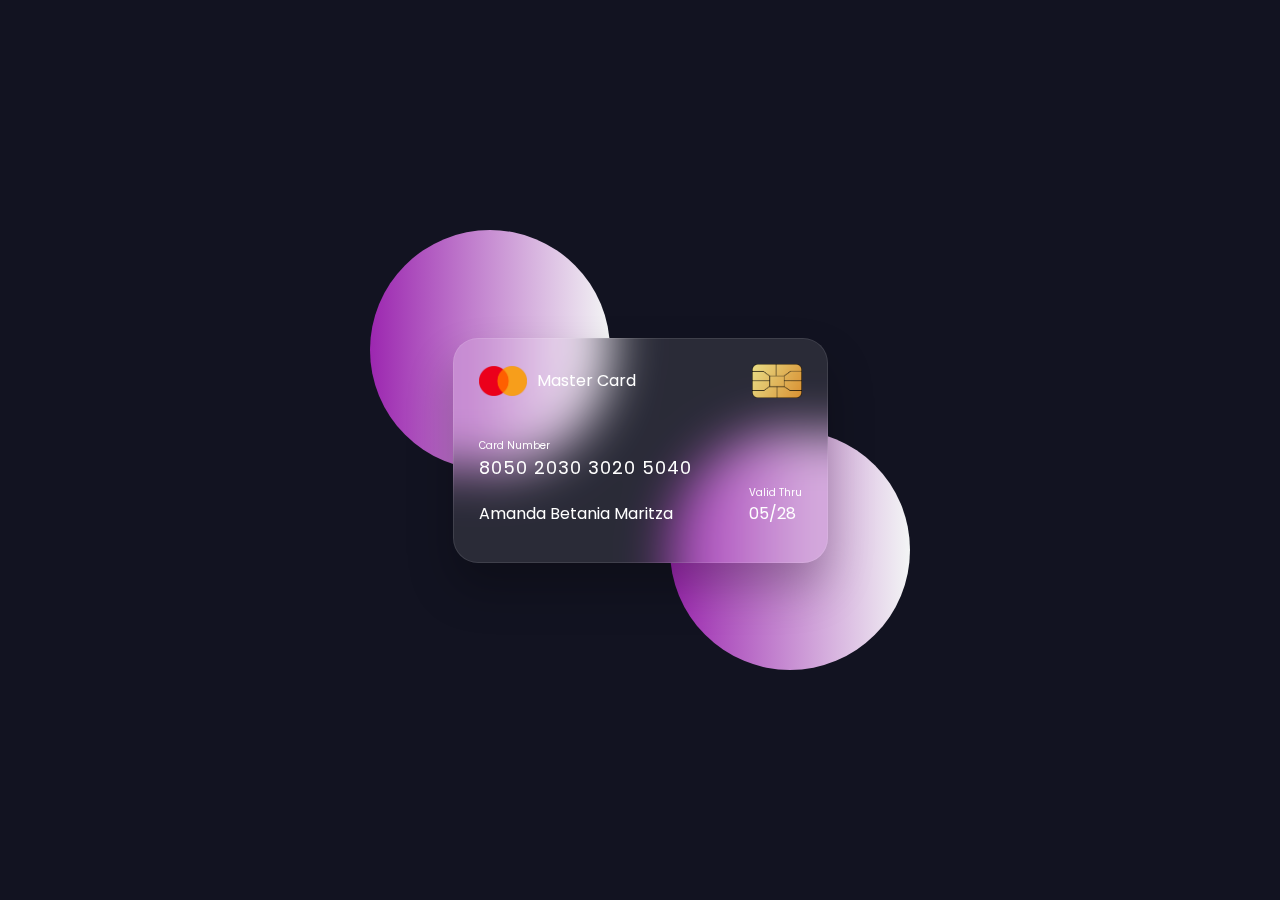
<file: Flipping-Card/index.html>
<!DOCTYPE html>
<html lang="en">
<head>
    <meta charset="UTF-8">
    <meta name="viewport" content="width=device-width, initial-scale=1.0">
    <title>Flipping Card</title>

    <!--CSS-->
    <link rel="stylesheet" href="style.css">
</head>
<body>
    <section>
        <div class="container">
            <div class="card front-face">
                <header>
                    <span class="logo">
                        <img src="images/logo.png" alt="Logo">
                        <h5>Master Card</h5>
                    </span>
                    <img src="images/chip.png" alt="Chip" class="chip">
                </header>

                <div class="card-details">
                    <div class="name-number">
                        <h6>Card Number</h6>
                        <h5 class="number">8050 2030 3020 5040</h5>
                        <h5 class="name">Amanda Betania Maritza</h5>
                    </div>

                    <div class="valid-date">
                        <h6>Valid Thru</h6>
                        <h5>05/28</h5>
                    </div>
                </div>
            </div>

            <div class="card back-face">
                <h6>
                    For customer service call 1-800-555-1234 or email at
                    mastercard@gmail.com
                </h6>
                <span class="magnetic-strip"></span>
                <div class="signature"><i>005</i></div>
                <h5>
                    Lorem ipsum dolor sit, amet consectetur adipisicing elit. Quae provident, praesentium iusto perferendis repellendus, at consequuntur sit asperiores incidunt. Quibusdam nulla laboriosam labore facilis omnis. Tenetur, fuga.
                </h5>
            </div>
        </div>
    </section>
</body>
</html>
</file>
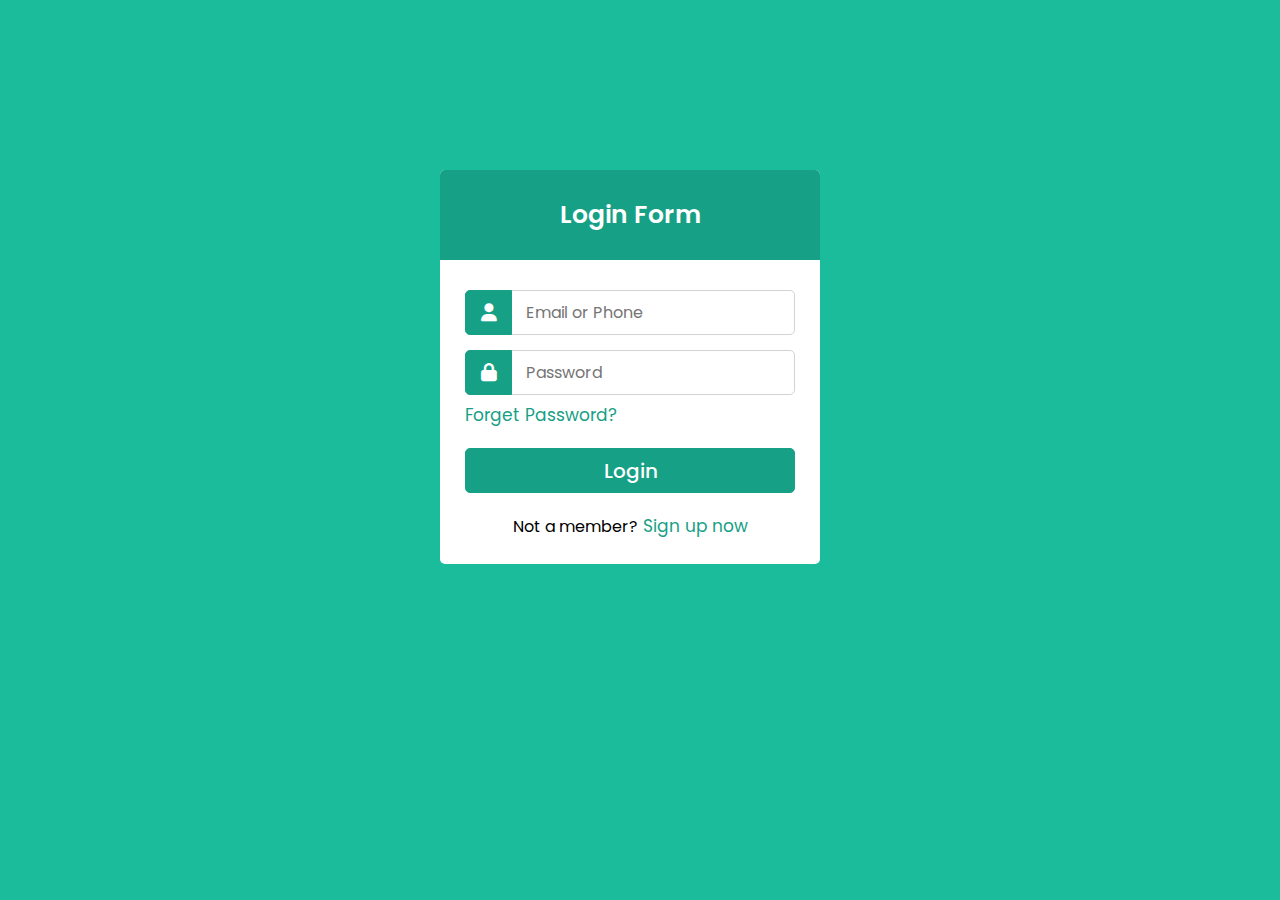
<file: Login-Form/index.html>
<!DOCTYPE html>
<html lang="en">
<head>
    <meta charset="UTF-8">
    <meta name="viewport" content="width=device-width, initial-scale=1.0">
    <title>Login Form</title>

    <link rel="stylesheet" href="style.css">
    <link rel="stylesheet" href="https://cdnjs.cloudflare.com/ajax/libs/font-awesome/6.5.1/css/all.min.css">
</head>
<body>
    <div class="container">
        <div class="wrapper">
            <div class="title"><span>Login Form</span></div>
            <form action="#">
                <div class="row">
                    <i class="fas fa-user"></i>
                    <input type="text" placeholder="Email or Phone" required>
                </div>
                <div class="row">
                    <i class="fas fa-lock"></i>
                    <input type="password" placeholder="Password" required>
                </div>
                <div class="pass"><a href="#">Forget Password?</a></div>
                <div class="row button">
                    <input type="submit" value="Login">
                </div>
                <div class="signup-link">Not a member?<a href="#"> Sign up now</a></div>
            </form>
        </div>
    </div>
</body>
</html>
</file>
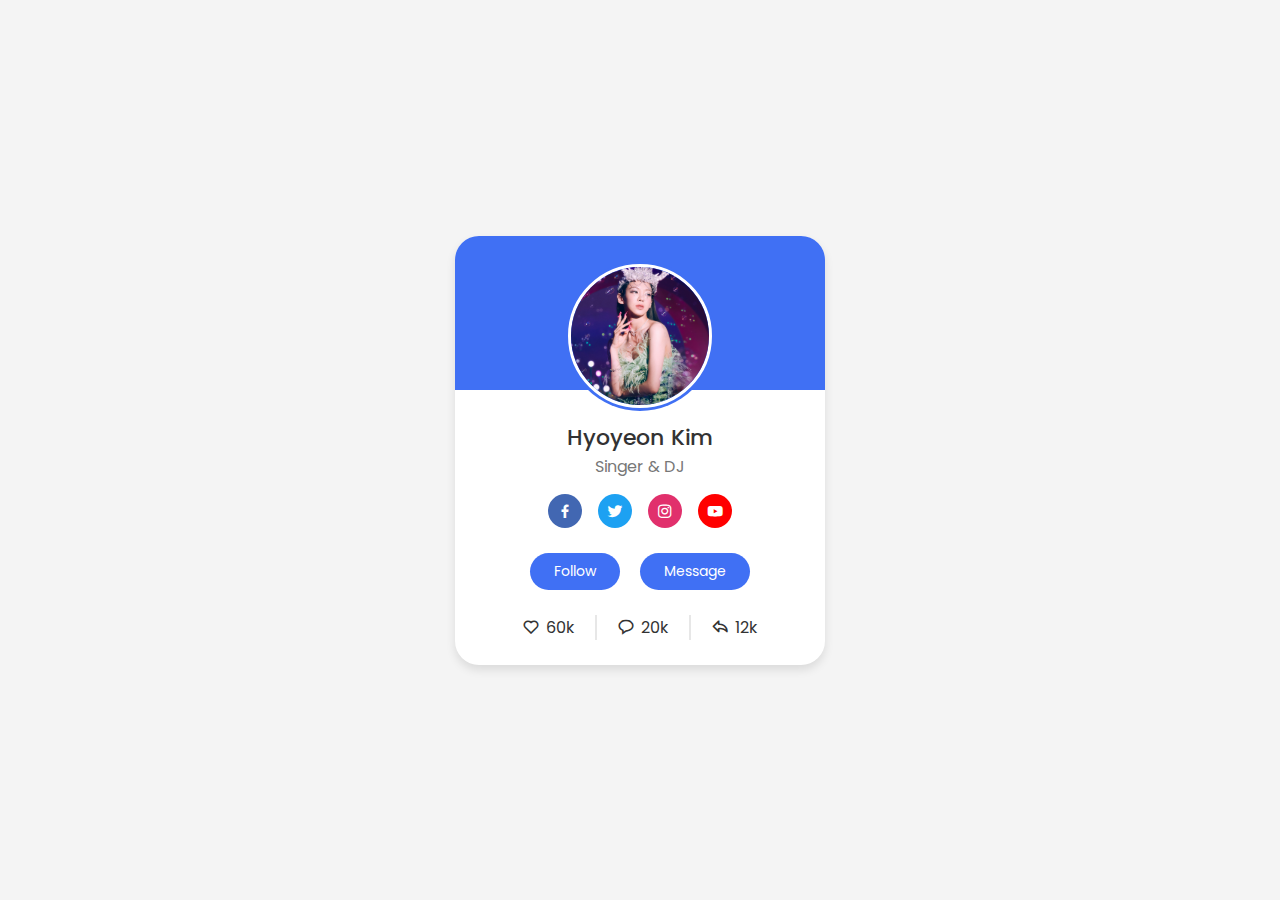
<file: Profile-Card/index.html>
<!DOCTYPE html>
<html lang="en">
<head>
    <meta charset="UTF-8">
    <meta name="viewport" content="width=device-width, initial-scale=1.0">
    <title>Profile Card</title>

    <!--CSS-->
    <link rel="stylesheet" href="style.css">

    <!--Boxicon CSS-->
    <link href='https://unpkg.com/boxicons@2.1.4/css/boxicons.min.css' rel='stylesheet'>
</head>
<body>
    <div class="profile-card">
        <div class="image">
            <img src="profile.jpg" alt="" class="profile-img">
        </div>

        <div class="text-data">
            <span class="name">Hyoyeon Kim</span>
            <span class="job">Singer & DJ</span>
        </div>

        <div class="media-buttons">
            <a href="https://www.facebook.com/" style="background: #4267b2;" class="link">
                <i class='bx bxl-facebook'></i>
            </a>
            <a href="https://www.twitter.com/" style="background: #1da1f2;" class="link">
                <i class='bx bxl-twitter'></i>
            </a>
            <a href="https://www.instagram.com/" style="background: #e1306c;" class="link">
                <i class='bx bxl-instagram'></i>
            </a>
            <a href="https://www.youtube.com/" style="background: #ff0000;" class="link">
                <i class='bx bxl-youtube'></i>
            </a>
        </div>

        <div class="buttons">
            <button class="button">Follow</button>
            <button class="button">Message</button>
        </div>

        <div class="analytics">
            <div class="data">
                <i class='bx bx-heart'></i>
                <span class="number">60k</span>
            </div>
            <div class="data">
                <i class='bx bx-message-rounded'></i>
                <span class="number">20k</span>
            </div>
            <div class="data">
                <i class='bx bx-share'></i>
                <span class="number">12k</span>
            </div>
        </div>
    </div>
</body>
</html>
</file>
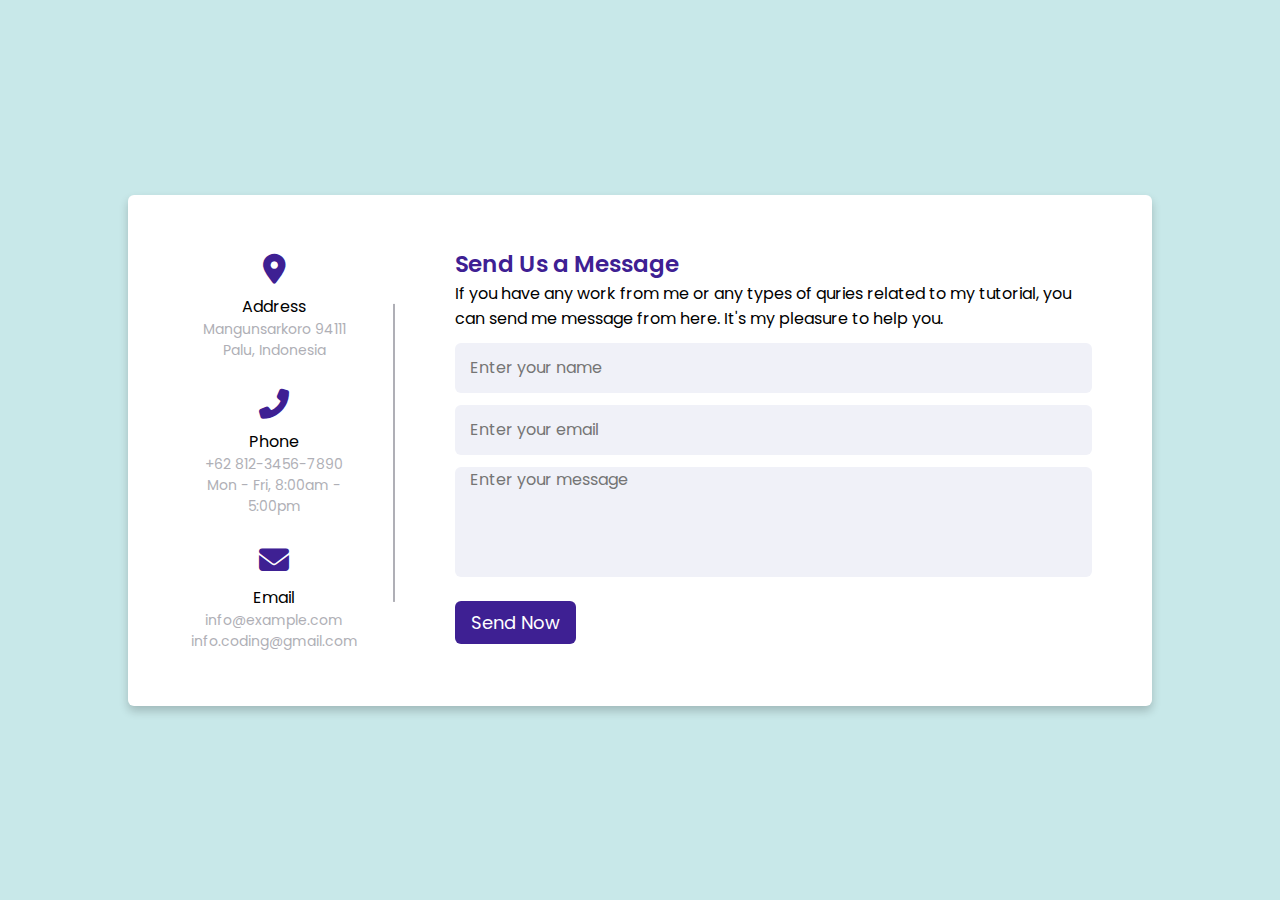
<file: Responsive-Contact-Us/index.html>
<!DOCTYPE html>
<html lang="en">
<head>
    <meta charset="UTF-8">
    <meta name="viewport" content="width=device-width, initial-scale=1.0">
    <title>Document</title>

    <link rel="stylesheet" href="style.css">
    <link rel="stylesheet" href="https://cdnjs.cloudflare.com/ajax/libs/font-awesome/6.5.1/css/all.min.css">
</head>
<body>
    <div class="container">
        <div class="content">
            <div class="left-side">
                <div class="address details">
                    <i class="fas fa-map-marker-alt"></i>
                    <div class="topic">Address</div>
                    <div class="text-one">Mangunsarkoro 94111</div>
                    <div class="text-two">Palu, Indonesia</div>
                </div>
                <div class="phone details">
                    <i class="fas fa-phone-alt"></i>
                    <div class="topic">Phone</div>
                    <div class="text-one">+62 812-3456-7890</div>
                    <div class="text-two">Mon - Fri, 8:00am - 5:00pm</div>
                </div>
                <div class="email details">
                    <i class="fas fa-envelope"></i>
                    <div class="topic">Email</div>
                    <div class="text-one">info@example.com</div>
                    <div class="text-two">info.coding@gmail.com</div>
                </div>
            </div>
            <div class="right-side">
                <div class="topic-text">Send Us a Message</div>
                <p>If you have any work from me or any types of quries related to my tutorial, you can send me message from here. It's my pleasure to help you.</p>
                <form action="#">
                    <div class="input-box">
                        <input type="text" placeholder="Enter your name">
                    </div>
                    <div class="input-box">
                        <input type="email" placeholder="Enter your email">
                    </div>
                    <div class="input-box message-box">
                        <textarea placeholder="Enter your message"></textarea>
                    </div>
                    <div class="button">
                        <input type="button" value="Send Now">
                    </div>
                </form>
            </div>
        </div>
    </div>
</body>
</html>
</file>
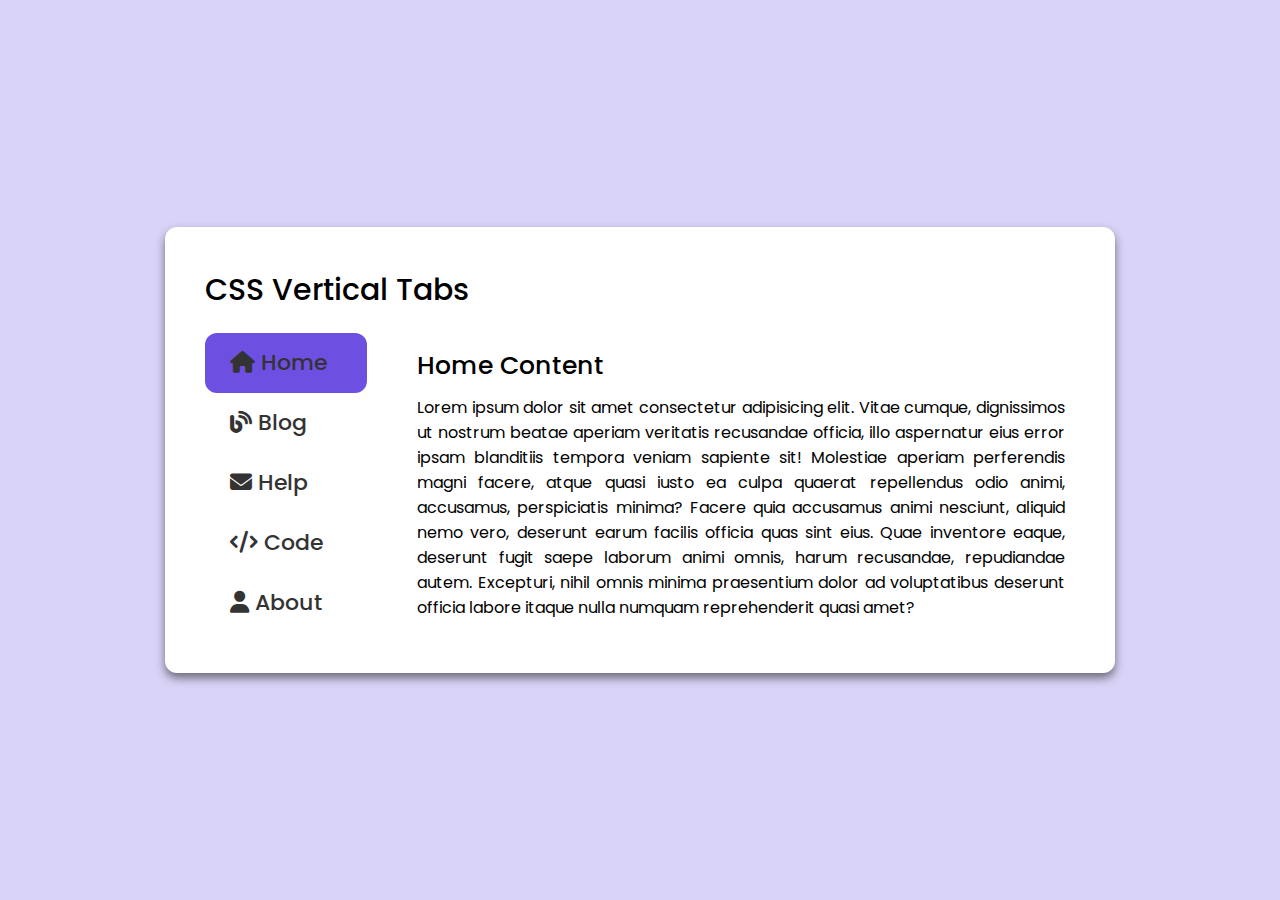
<file: Vertical-Tabs/index.html>
<!DOCTYPE html>
<html lang="en">
<head>
    <meta charset="UTF-8">
    <meta name="viewport" content="width=device-width, initial-scale=1.0">
    <title>Vertical Tabs</title>

    <link rel="stylesheet" href="style.css">
    <link rel="stylesheet" href="https://cdnjs.cloudflare.com/ajax/libs/font-awesome/6.5.1/css/all.min.css">
</head>
<body>
    <div class="container">
        <div class="main-title">CSS Vertical Tabs</div>
        <div class="content">
            <input type="radio" name="indicator" id="home">
            <input type="radio" name="indicator" id="blog">
            <input type="radio" name="indicator" id="help">
            <input type="radio" name="indicator" id="code">
            <input type="radio" name="indicator" id="about">
            <div class="list">
                <label for="home" class="home" checked>
                    <i class="fas fa-home"></i>
                    <span class="topic">Home</span>
                </label>
                <label for="blog" class="blog">
                    <i class="fas fa-blog"></i>
                    <span class="topic">Blog</span>
                </label>
                <label for="help" class="help">
                    <i class="fas fa-envelope"></i>
                    <span class="topic">Help</span>
                </label>
                <label for="code" class="code">
                    <i class="fas fa-code"></i>
                    <span class="topic">Code</span>
                </label>
                <label for="about" class="about">
                    <i class="fas fa-user"></i>
                    <span class="topic">About</span>
                </label>
                <div class="indicator"></div>
            </div>
            <div class="text-content">
                <div class="home text">
                    <div class="title">Home Content</div>
                    <p>Lorem ipsum dolor sit amet consectetur adipisicing elit. Vitae cumque, dignissimos ut nostrum beatae aperiam veritatis recusandae officia, illo aspernatur eius error ipsam blanditiis tempora veniam sapiente sit! Molestiae aperiam perferendis magni facere, atque quasi iusto ea culpa quaerat repellendus odio animi, accusamus, perspiciatis minima? Facere quia accusamus animi nesciunt, aliquid nemo vero, deserunt earum facilis officia quas sint eius. Quae inventore eaque, deserunt fugit saepe laborum animi omnis, harum recusandae, repudiandae autem. Excepturi, nihil omnis minima praesentium dolor ad voluptatibus deserunt officia labore itaque nulla numquam reprehenderit quasi amet?</p>
                </div>
                <div class="blog text">
                    <div class="title">Blog Content</div>
                    <p>Lorem ipsum dolor sit amet consectetur adipisicing elit. Harum vitae unde sapiente neque id doloribus dolores quam quasi placeat at sint explicabo nihil consequuntur, eius impedit veritatis sit, architecto delectus eligendi error ex recusandae reprehenderit! Nostrum minima quo vero culpa error dolorem commodi voluptas accusantium asperiores harum, eveniet mollitia placeat reprehenderit doloremque inventore ullam repellendus assumenda adipisci! Impedit maxime perferendis facere exercitationem hic dolore! Tenetur voluptatibus dignissimos eius distinctio neque laborum minus perferendis ullam, consequatur nesciunt tempore! Nostrum laborum recusandae ut laudantium omnis quos adipisci.</p>
                </div>
                <div class="help text">
                    <div class="title">Help Content</div>
                    <p>Lorem, ipsum dolor sit amet consectetur adipisicing elit. Dolores, fugiat fugit maxime libero provident tenetur cum ab ea beatae inventore sint recusandae explicabo porro omnis pariatur possimus temporibus enim autem quae quaerat quibusdam harum consequatur aspernatur quisquam. Voluptatibus, repudiandae! Magni placeat porro deleniti unde natus sit omnis! Laborum itaque suscipit repellat sint a id deleniti est consectetur. Tenetur animi ab, ipsum numquam obcaecati rem dolores hic vitae ratione tempore. Porro minima eos eum sapiente, harum deserunt a voluptatem ex doloribus amet suscipit expedita culpa cumque sit eligendi.</p>
                </div>
                <div class="code text">
                    <div class="title">Code Content</div>
                    <p>Lorem ipsum dolor sit amet consectetur adipisicing elit. Dolorum consequatur alias eius magni molestiae est molestias et optio amet, animi voluptatem sequi impedit minus explicabo perferendis. Voluptatum quae, saepe quas vel magni officia reprehenderit labore aspernatur itaque voluptate consequatur commodi dolores cum velit nesciunt facere non eius alias provident necessitatibus earum dolor et mollitia! Ullam harum, rerum animi unde quo quidem earum dicta non similique autem perferendis ratione nisi exercitationem in eaque dolorum repellendus? Cupiditate, non. Magni repellendus velit ducimus sint, itaque molestiae aperiam et nam quod natus vel.</p>
                </div>
                <div class="about text">
                    <div class="title">About Content</div>
                    <p>Lorem ipsum dolor sit amet consectetur, adipisicing elit. Blanditiis, assumenda et officia quia magni facilis alias beatae repudiandae distinctio, autem, fugit odio. Hic inventore exercitationem nisi asperiores molestiae odio sapiente deserunt eos nihil pariatur facere adipisci alias doloremque ratione repellat maxime, quas repellendus blanditiis corrupti? Corporis reprehenderit soluta molestias aperiam delectus est explicabo fugit ratione, recusandae, rerum eaque veritatis nisi consequuntur, esse reiciendis cumque optio omnis nulla eius debitis. Beatae eaque sapiente enim voluptatibus minus hic, repellendus dolores nulla dicta maiores? Est velit doloribus amet repellendus praesentium quasi!</p>
                </div>
            </div>
        </div>
    </div>
</body>
</html>
</file>
<file: Flipping-Card/style.css>
@import url("https://fonts.googleapis.com/css2?family=Poppins:wght@300;400;500;600&display=swap");

*{
    margin: 0;
    padding: 0;
    font-family: "Poppins", sans-serif;
    box-sizing: border-box;
}

section{
    position: relative;
    min-height: 100vh;
    width: 100%;
    background: #121321;
    display: flex;
    align-items: center;
    justify-content: center;
    color: #fff;
    perspective: 1000px;
}
section::before{
    content: '';
    position: absolute;
    height: 240px;
    width: 240px;
    border-radius: 50%;
    transform: translate(-150px, -100px);
    background: linear-gradient(90deg, #9c27b0, #f3f5f5);
}
section::after{
    content: '';
    position: absolute;
    height: 240px;
    width: 240px;
    border-radius: 50%;
    transform: translate(150px, 100px);
    background: linear-gradient(90deg, #9c27b0, #f3f5f5);
}

.container{
    position: relative;
    height: 225px;
    width: 375px;
    z-index: 100;
    transition: 0.6s;
    transform-style: preserve-3d;
}
.container:hover{
    transform: rotateY(180deg);
}
.container .card{
    position: absolute;
    height: 100%;
    width: 100%;
    border-radius: 25px;
    backdrop-filter: blur(25px);
    background: rgba(255, 255, 255, 0.1); 
    padding: 25px;
    box-shadow: 0 25px 45px rgba(0, 0, 0, 0.25);
    border: 1px solid rgba(255, 255, 255, 0.1);
    backface-visibility: hidden;
    transform-style: preserve-3d;
}

.front-face header,
.front-face .logo{
    display: flex;
    align-items: center;
}
    .front-face header{
        justify-content: space-between;
    }

    .front-face .logo img{
        width: 48px;
        margin-right: 10px;
    }
    h5{
        font-size: 16px;
        font-weight: 400;
    }
    .front-face .chip{
        width: 50px;
    }

.front-face .card-details{
    display: flex;
    margin-top: 40px;
    align-items: flex-end;
    justify-content: space-between;
}
    h6{
        font-size: 10px;
        font-weight: 400;
    }
    h5.number{
        font-size: 18px;
        letter-spacing: 1px;
    }
    h5.name{
        margin-top: 20px;

    }

.card.back-face {
    border: none;
    padding: 15px 25px 25px 25px;
    transform: rotateY(180deg);
}
    .card.back-face h6{
        font-size: 8px;
    }
    .card.back-face .magnetic-strip{
        position: absolute;
        top: 40px;
        left: 0;
        height: 45px;
        width: 100%;
        background: #000;
    }
    .card.back-face .signature{
        display: flex;
        justify-content: flex-end;
        align-items: center;
        margin-top: 80px;
        height: 40px;
        width: 85%;
        border-radius: 6px;
        background: repeating-linear-gradient(#fff, #fff 3px, #efefef 0px, #efefef 9px);
    }
    .signature i{
        color: #000;
        font-size: 12px;
        padding: 4px 6px;
        border-radius: 4px;
        background-color: #fff;
        margin-right: -30px;
        z-index: -1;
    }
    .card.back-face h5{
        font-size: 8px;
        margin-top: 15px;
    }
</file>
<file: Login-Form/style.css>
@import url('https://fonts.googleapis.com/css2?family=Poppins:wght@300;400;500;600;700&display=swap');

*{
    margin: 0;
    padding: 0;
    box-sizing: border-box;
    font-family: 'Poppins', sans-serif;
}

body{
    background: #1abc9c;
    overflow: hidden;
}

.container{
    max-width: 440px;
    padding: 0 20px;
    margin: 170px auto;
}

.wrapper{
    width: 380px;
    background: #fff;
    border-radius: 5px;
}

.wrapper .title{
    line-height: 90px;
    background: #16a085;
    text-align: center;
    border-radius: 5px 5px 0 0;
    color: #fff;
    font-size: 25px;
    font-weight: 600;
}

.wrapper form{
    padding: 30px 25px 25px 25px;
}

.wrapper form .row{
    height: 45px;
    margin-bottom: 15px;
    position: relative;
}

.wrapper form .row input{
    height: 100%;
    width: 100%;
    outline: none;
    padding-left: 60px;
    border-radius: 5px;
    border: 1px solid lightgrey;
    font-size: 16px;
    transition: all 0.3s ease;
}
    .wrapper form .row input:focus{
        border-color: #16a085;
        box-shadow: inset 0 0 2px 2px rgba(26, 188, 156, 0.25);
    }

.wrapper form .row i{
    position: absolute;
    width: 47px;
    height: 100%;
    color: #fff;
    font-size: 18px;
    background: #16a085;
    border: 1px solid #16a085;
    border-radius: 5px 0 0 5px;
    display: flex;
    align-items: center;
    justify-content: center;
}

.wrapper form .pass{
    margin: -8px 0 20px 0;
}
.wrapper form .pass a{
    color: #16a085;
    text-decoration: none;
    font-size: 17px;
}
    .wrapper form .pass a:hover{
        text-decoration: underline;
    }

.wrapper form .button input{
    color: #fff;
    font-size: 20px;
    font-weight: 500;
    padding-left: 0px;
    background: #16a085;
    border: 1px solid #16a085;
    cursor: pointer;
    transition: all 0.3s ease;
}
    .wrapper form .button input:hover{
        background: #12876f;
    }

.wrapper form .signup-link{
    text-align: center;
    margin-top: 20px;
}
.wrapper form .signup-link a{
    color: #16a085;
    text-decoration: none;
    font-size: 17px;
}
    .wrapper form .signup-link a:hover{
        text-decoration: underline;
    }
</file>
<file: Profile-Card/style.css>
@import url('https://fonts.googleapis.com/css2?family=Poppins:wght@300;400;500;600&display=swap');

*{
    font-family: "Poppins", sans-serif;
    margin: 0;
    padding: 0;
    box-sizing: border-box;
}

body{
    height: 100vh;
    display: flex;
    justify-content: center;
    align-items: center;
    background-color: #f4f4f4;
}

.profile-card{
    display: flex;
    flex-direction: column;
    align-items: center;
    max-width: 370px;
    width: 100%;
    background: #fff;
    border-radius: 24px;
    padding: 25px;
    box-shadow: 0 5px 10px rgba(0, 0, 0, 0.1);
    position: relative;
}
.profile-card::before{
    content: '';
    position: absolute;
    height: 36%;
    width: 100%;
    top: 0;
    left: 0;
    border-radius: 24px 24px 0 0;
    background-color: #4070f4;
}
    .image{
        position: relative;
        height: 150px;
        width: 150px;
        border-radius: 50%;
        background-color: #4070f4;
        padding: 3px;
        margin-bottom: 10px;
    }
        .image .profile-img{
            height: 100%;
            width: 100%;
            object-fit: cover;
            border-radius: 50%;
            border: 3px solid #fff;
        }

.profile-card .text-data{
    display: flex;
    flex-direction: column;
    align-items: center;
    color: #333;
}
    .text-data .name{
        font-size: 22px;
        font-weight: 500;
    }
    .text-data .job{
        font-size: 16px;
        font-weight: 400;
        color: #777;
    }

.profile-card .media-buttons{
    display: flex;
    align-items: center;
    margin-top: 15px;
}
    .media-buttons .link{
        display: flex;
        justify-content: center;
        align-items: center;
        color: #fff;
        font-size: 18px;
        width: 34px;
        height: 34px;
        border-radius: 50%;
        margin: 0 8px;
        background-color: #4070f4;
        text-decoration: none;
        transition: background-color 0.3s ease;
    }
    .media-buttons .link:hover{
        background-color: #e4e6eb;
    }

.profile-card .buttons{
    display: flex;
    align-items: center;
    margin-top: 25px;
}
    .buttons .button{
        color: #fff;
        font-size: 14px;
        font-weight: 400;
        border: none;
        border-radius: 24px;
        margin: 0 10px;
        padding: 8px 24px;
        background-color: #4070f4;
        cursor: pointer;
        transition: background-color 0.3s ease;
    }
        .buttons .button:hover{
            background-color: #0e4bf1;
        }

.profile-card .analytics {
    display: flex;
    align-items: center;
    margin-top: 25px;
}
    .analytics .data {
        display: flex;
        align-items: center;
        color: #333;
        padding: 0 20px;
        border-right: 2px solid #e7e7e7;
    }
    .data i{
        font-size: 18px;
        margin-right: 6px;
    }
    .data:last-child {
        border-right: none;
    }
</file>
<file: Responsive-Contact-Us/style.css>
@import url('https://fonts.googleapis.com/css2?family=Poppins:wght@300;400;500;600;700&display=swap');

*{
    margin: 0;
    padding: 0;
    box-sizing: border-box;
    font-family: 'Poppins', sans-serif;
}

body{
    min-height: 100vh;
    width: 100%;
    background: #c8e8e9;
    display: flex;
    align-items: center;
    justify-content: center;
}

.container{
    width: 80%;
    background: #fff;
    border-radius: 6px;
    padding: 30px 60px 40px 40px;
    box-shadow: 0 5px 10px rgba(0,0,0,0.2);
}
.container .content{
    display: flex;
    align-items: center;
    justify-content: space-between;
}
.container .content .left-side{
    width: 25%;
    height: 100%;
    display: flex;
    flex-direction: column;
    align-items: center;
    justify-content: center;
    margin-top: 15px;
    position: relative;
}
    .content .left-side::before{
        content: '';
        position: absolute;
        height: 70%;
        width: 2px;
        right: -15px;
        top: 50%;
        transform: translateY(-50%);
        background: #afafb6;
    }
    .content .left-side .details{
        margin: 14px;
        text-align: center;
    }
    .content .left-side .details i{
        font-size: 30px;
        color: #3e2093;
        margin-bottom: 10px;
    }
    .content .left-side .details .topics{
        font-size: 18px;
        font-weight: 500;
    }
    .content .left-side .details .text-one,
    .content .left-side .details .text-two{
        font-size: 14px;
        color: #afafb6;
    }

.container .content .right-side{
    width: 75%;
    margin-left: 75px;
} 
    .content .right-side .topic-text{
        font-size: 23px;
        font-weight: 600;
        color: #3e2093;
    }
    .right-side .input-box{
        height: 50px;
        width: 100%;
        margin: 12px 0;
    }
    .right-side .input-box input,
    .right-side .input-box textarea{
        height: 100%;
        width: 100%;
        border: none;
        font-size: 16px;
        background: #F0F1F8;
        border-radius: 6px;
        padding: 0 15px;
        resize: none;
    }
    .right-side .message-box{
        min-height: 110px;
    }
    .right-side .button{
        display: inline-block;
        margin-top: 12px;
    }
    .right-side .button input[type="button"]{
        color: #fff;
        font-size: 18px;
        outline: none;
        border: none;
        padding: 8px 16px;
        border-radius: 6px;
        background: #3e2093;
        cursor: pointer;
        transition: all 0.3s ease;
    }
    .button input[type="button"]:hover{
        background: #5029bc;
    }

@media (max-width: 950px){
    .container{
        width: 90%;
        padding: 30px 35px 40px 35px;
    }
}

@media (max-width: 820px){
    .container{
        margin: 40px 0;
        height: 100%;
    }
    .container .content{
        flex-direction: column-reverse;
    }
    .container .content .left-side{
        width: 100%;
        flex-direction: row;
        margin-top: 40px;
        justify-content: center;
        flex-wrap: wrap;
    }
    .container .content .left-side::before{
        display: none;
    }
    .container .content .right-side{
        width: 100%;
        margin-left: 0;
    }
}
</file>
<file: Vertical-Tabs/style.css>
@import url('https://fonts.googleapis.com/css2?family=Poppins:wght@300;400;500;600;700&display=swap');

*{
    margin: 0;
    padding: 0;
    box-sizing: border-box;
    font-family: 'Poppins', sans-serif;
}

body{
    min-height: 100vh;
    width: 100%;
    display: flex;
    justify-content: center;
    align-items: center;
    background: #dad3f8;
}

.container{
    max-width: 950px;
    width: 100%;
    background: #fff;
    border-radius: 12px;
    margin: 0 20px;
    padding: 40px 50px 40px 40px;
    box-shadow: 0 5px 10px rgba(0, 0, 0, 0.5);
}
    .container .main-title{
        font-size: 30px;
        font-weight: 500;
        margin-bottom: 20px;
    }
    .container .content{
        display: flex;
        align-items: center;
        justify-content: space-between;
    }
    .container .content .list{
        display: flex;
        flex-direction: column;
        position: relative;
        width: 20%;
        margin-right: 50px;
    }
        .content  .list label{
            height: 60px;
            font-size: 22px;
            font-weight: 500;
            border-radius: 12px;
            line-height: 60px;
            cursor: pointer;
            padding-left: 25px;
            color: #333;
            z-index: 12;
        }
            .content  .list label:hover{
                color: #6d50e2;
            }
            #home:checked ~ .list label[for="home"],
            #blog:checked ~ .list label[for="blog"],
            #help:checked ~ .list label[for="help"],
            #code:checked ~ .list label[for="code"],
            #about:checked ~ .list label[for="about"]{
                color: #fff;
            }
        .content .indicator{
            position: absolute;
            height: 60px;
            width: 100%;
            left: 0;
            background: #6d50e2;
            border-radius: 12px;
            transition: all 0.4s ease;
        }

#home:checked ~ .list .indicator{
    top: 0;
}

#blog:checked ~ .list .indicator{
    top: 60px;
}

#help:checked ~ .list .indicator{
    top: 120px;
}

#code:checked ~ .list .indicator{
    top: 180px;
}

#about:checked ~ .list .indicator{
    top: 240px;
}

.container input[type="radio"]{
    display: none;
}

.container .content .text-content{
    width: 80%;
    height: 100%;
}
    .content .text-content .text{
        display: none;
    }
        .content .text-content .home{
            display: block;
        }
        #home:checked ~ .text-content .home,
        #blog:checked ~ .text-content .blog,
        #help:checked ~ .text-content .help,
        #code:checked ~ .text-content .code,
        #about:checked ~ .text-content .about{
            display: block;
        }
        #blog:checked ~ .text-content .home,
        #help:checked ~ .text-content .home,
        #code:checked ~ .text-content .home,
        #about:checked ~ .text-content .home{
            display: none;
        }
    .content .text-content .title{
        font-size: 25px;
        font-weight: 500;
        margin-bottom: 10px;
    }
    .content .text-content p{
        text-align: justify;
    }
</file>
